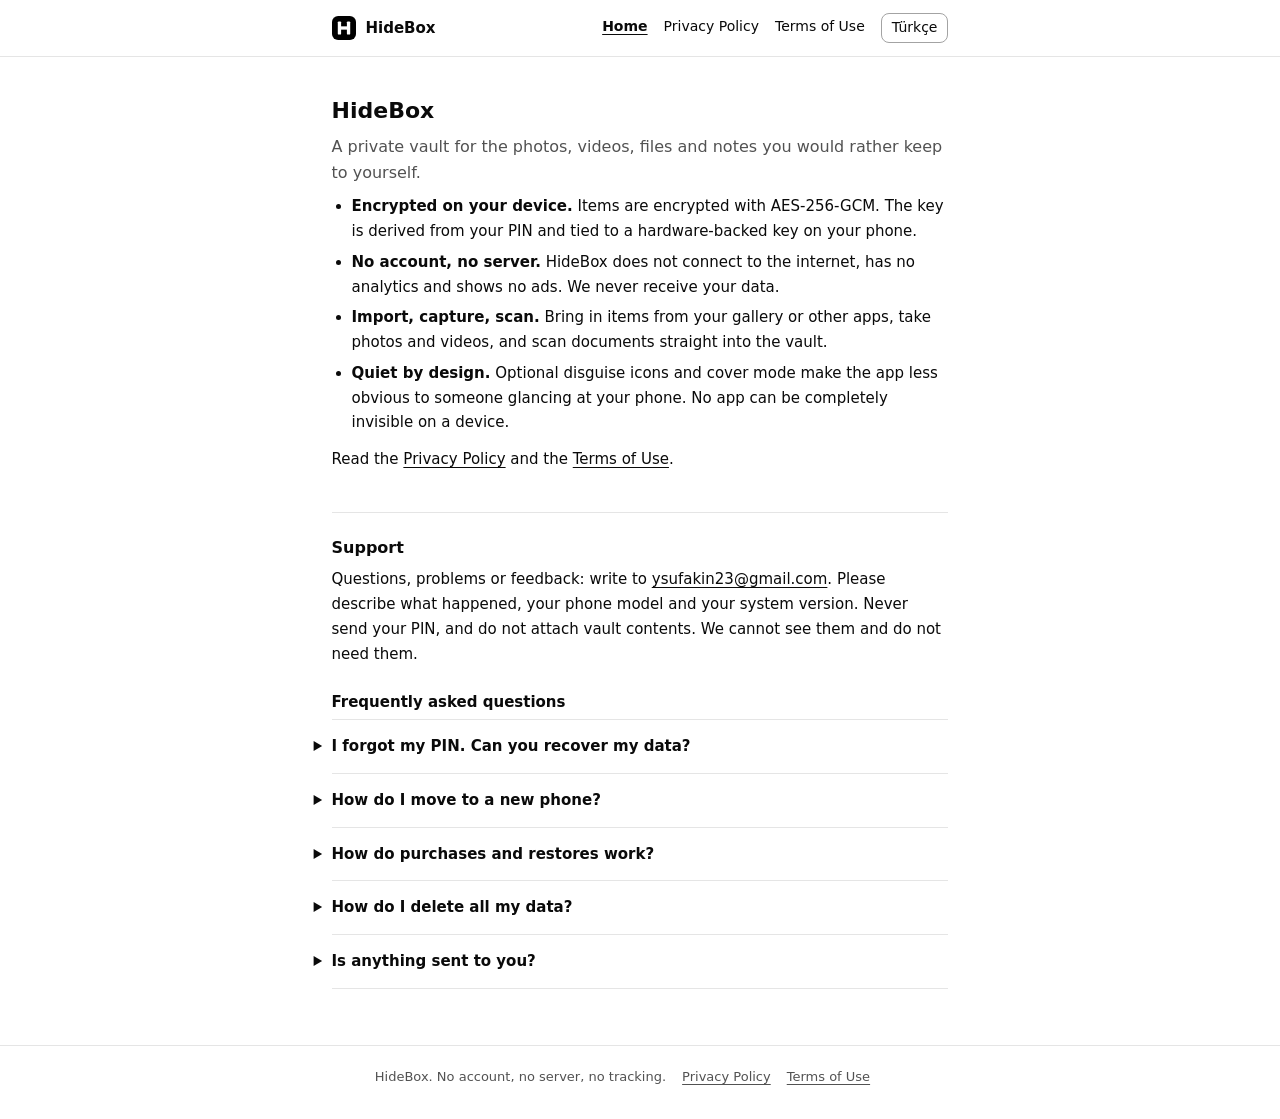
<file: index.html>
<!doctype html>
<html lang="en">
<head>
<meta charset="utf-8">
<meta name="viewport" content="width=device-width, initial-scale=1">
<title>HideBox: Support</title>
<meta name="description" content="HideBox is a private, encrypted vault for photos, videos, files and notes. Support, FAQ and contact.">
<meta name="color-scheme" content="light dark">
<link rel="icon" type="image/svg+xml" href="assets/logo-mark-black.svg">
<link rel="stylesheet" href="assets/style.css">
</head>
<body>
<header class="top"><div class="wrap">
<a class="brand" href=""><img class="logo-b" src="assets/logo-mark-black.svg" alt="" width="24" height="24"><img class="logo-w" src="assets/logo-mark-white.svg" alt="" width="24" height="24">HideBox</a>
<nav class="top" aria-label="Site"><a href="" aria-current="page">Home</a><a href="privacy/">Privacy Policy</a><a href="terms/">Terms of Use</a><a class="lang" href="tr/" hreflang="tr" lang="tr" title="Türkçe">Türkçe</a></nav>
</div></header>
<main><div class="wrap">
<h1>HideBox</h1>
<p class="lead">A private vault for the photos, videos, files and notes you would rather keep to yourself.</p>
<ul>
<li><strong>Encrypted on your device.</strong> Items are encrypted with AES-256-GCM. The key is derived from your PIN and tied to a hardware-backed key on your phone.</li>
<li><strong>No account, no server.</strong> HideBox does not connect to the internet, has no analytics and shows no ads. We never receive your data.</li>
<li><strong>Import, capture, scan.</strong> Bring in items from your gallery or other apps, take photos and videos, and scan documents straight into the vault.</li>
<li><strong>Quiet by design.</strong> Optional disguise icons and cover mode make the app less obvious to someone glancing at your phone. No app can be completely invisible on a device.</li>
</ul>
<p>Read the <a href="privacy/">Privacy Policy</a> and the <a href="terms/">Terms of Use</a>.</p>

<h2 id="support">Support</h2>
<p>Questions, problems or feedback: write to <a href="mailto:ysufakin23@gmail.com">ysufakin23@gmail.com</a>. Please describe what happened, your phone model and your system version. Never send your PIN, and do not attach vault contents. We cannot see them and do not need them.</p>
<h3>Frequently asked questions</h3>
<details><summary>I forgot my PIN. Can you recover my data?</summary>
<p>No, and nobody can. Your vault key exists only on your device and is protected by your PIN. We have no copy, no account and no server to ask. The only way forward is to reset the vault from the lock screen, which permanently erases everything in it and lets you start again.</p></details>
<details><summary>How do I move to a new phone?</summary>
<p>Vault keys are bound to the phone they were created on, so the data cannot simply be restored on another device. Before you switch, open HideBox on the old phone and export the items you want to keep, then import them into HideBox on the new phone. Do this while you still have the old phone and your PIN.</p></details>
<details><summary>How do purchases and restores work?</summary>
<p>Optional Pro features are sold as a subscription or a one-time purchase through the App Store or Google Play. The store handles payment and billing. Use the restore option in the app (on the Pro screen) to re-activate a purchase on a device signed in to the same store account. To cancel or manage a subscription, use your store account settings. For refunds, contact Apple or Google, as they process the payment.</p></details>
<details><summary>How do I delete all my data?</summary>
<p>Use Reset vault in the app: it permanently deletes everything in the vault on that device. Removing the app also removes its data. Because nothing is stored anywhere else, there is no other copy to delete. Deleted data cannot be recovered.</p></details>
<details><summary>Is anything sent to you?</summary>
<p>No. The app does not use the network and we do not collect any data. See the <a href="privacy/">Privacy Policy</a> for details.</p></details>

</div></main>
<footer><div class="wrap"><span>HideBox. No account, no server, no tracking.</span><a href="privacy/">Privacy Policy</a> <a href="terms/">Terms of Use</a></div></footer>
</body>
</html>
</file>
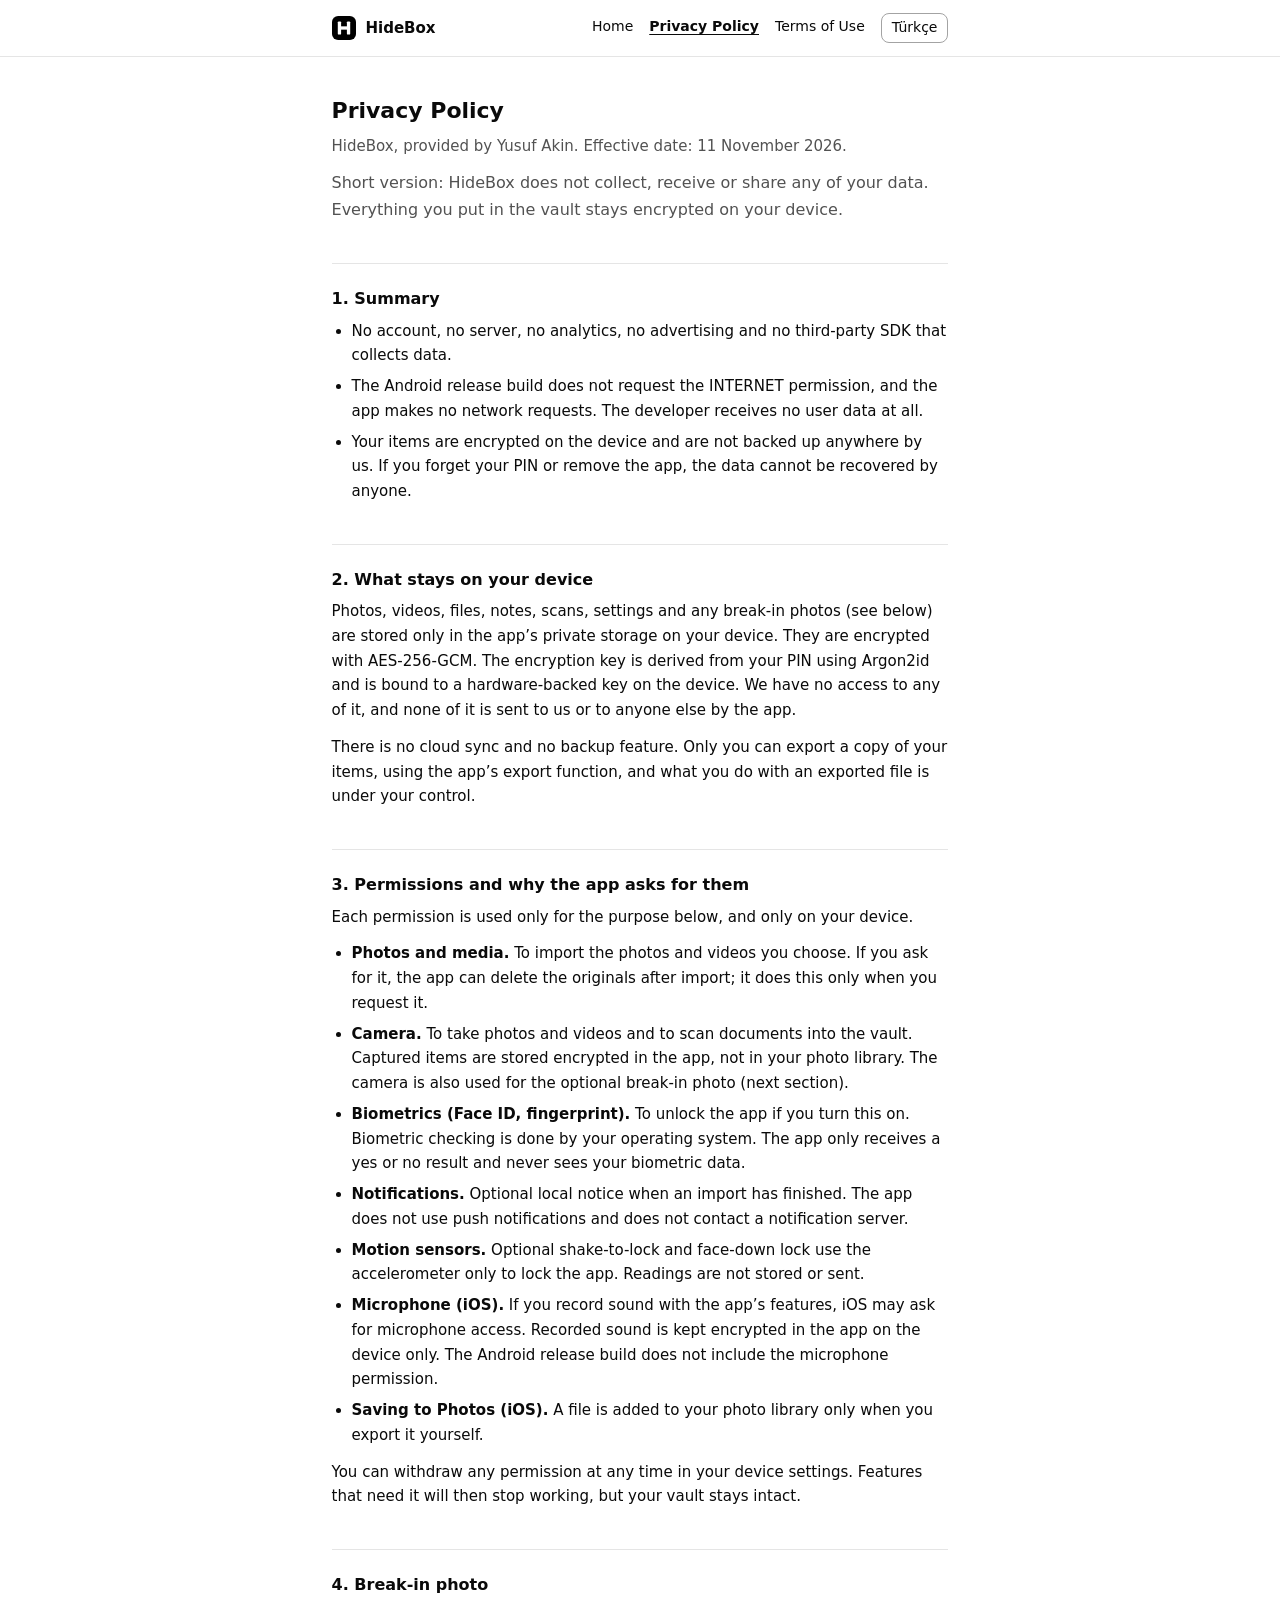
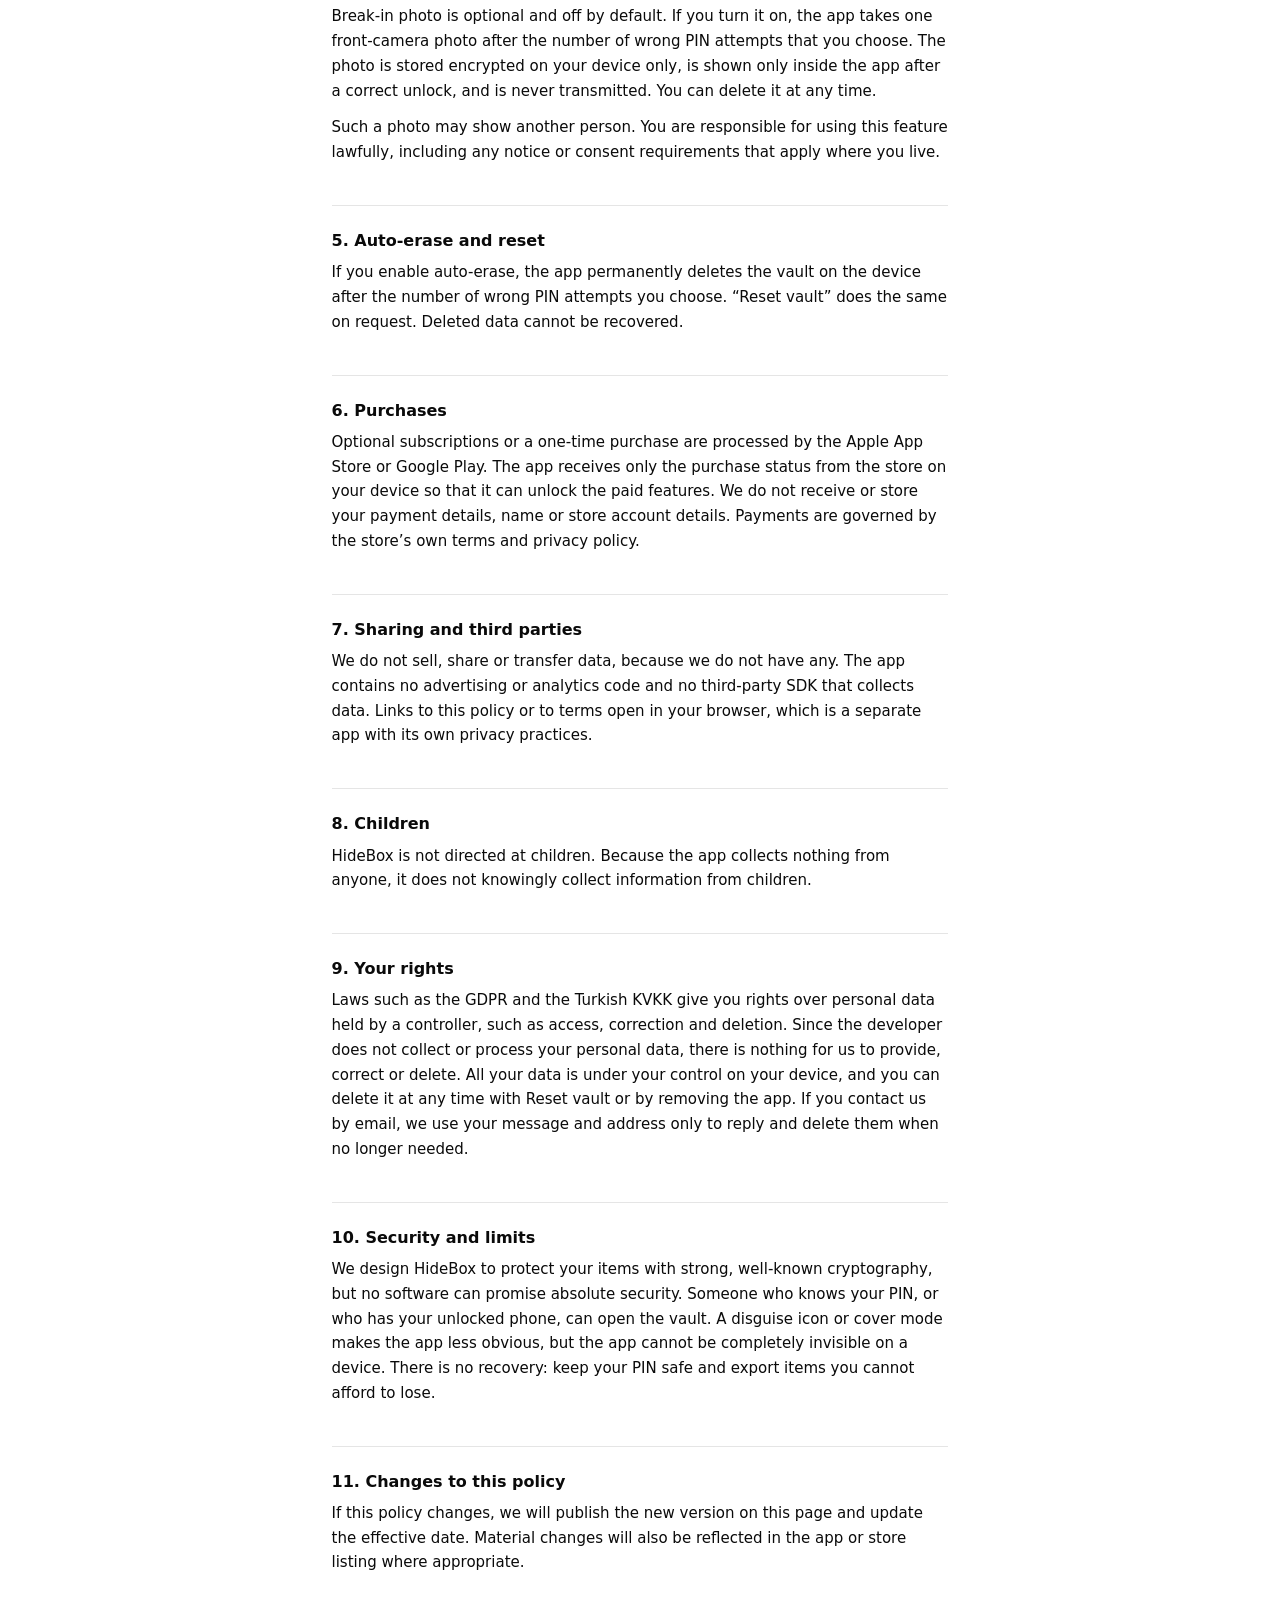
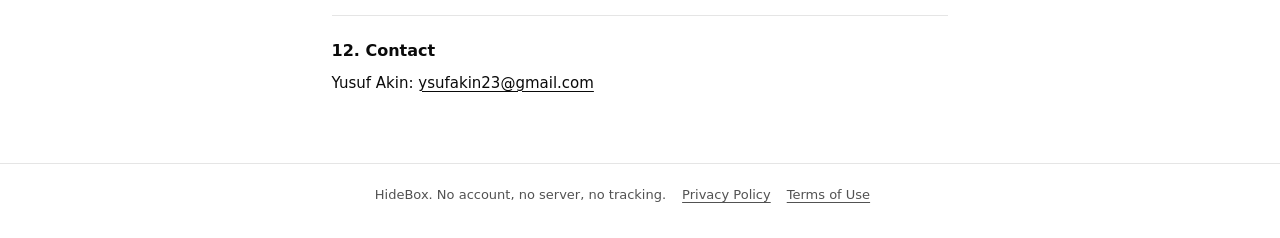
<file: privacy/index.html>
<!doctype html>
<html lang="en">
<head>
<meta charset="utf-8">
<meta name="viewport" content="width=device-width, initial-scale=1">
<title>HideBox Privacy Policy</title>
<meta name="description" content="HideBox collects no data: no account, no server, no analytics. Everything stays encrypted on your device.">
<meta name="color-scheme" content="light dark">
<link rel="icon" type="image/svg+xml" href="../assets/logo-mark-black.svg">
<link rel="stylesheet" href="../assets/style.css">
</head>
<body>
<header class="top"><div class="wrap">
<a class="brand" href="../"><img class="logo-b" src="../assets/logo-mark-black.svg" alt="" width="24" height="24"><img class="logo-w" src="../assets/logo-mark-white.svg" alt="" width="24" height="24">HideBox</a>
<nav class="top" aria-label="Site"><a href="../">Home</a><a href="../privacy/" aria-current="page">Privacy Policy</a><a href="../terms/">Terms of Use</a><a class="lang" href="../privacy/tr/" hreflang="tr" lang="tr" title="Türkçe">Türkçe</a></nav>
</div></header>
<main><div class="wrap">
<h1>Privacy Policy</h1>
<p class="meta">HideBox, provided by Yusuf Akin. Effective date: 11 November 2026.</p>
<p class="lead">Short version: HideBox does not collect, receive or share any of your data. Everything you put in the vault stays encrypted on your device.</p>

<h2 id="summary">1. Summary</h2>
<ul>
<li>No account, no server, no analytics, no advertising and no third-party SDK that collects data.</li>
<li>The Android release build does not request the INTERNET permission, and the app makes no network requests. The developer receives no user data at all.</li>
<li>Your items are encrypted on the device and are not backed up anywhere by us. If you forget your PIN or remove the app, the data cannot be recovered by anyone.</li>
</ul>

<h2 id="data">2. What stays on your device</h2>
<p>Photos, videos, files, notes, scans, settings and any break-in photos (see below) are stored only in the app&rsquo;s private storage on your device. They are encrypted with AES-256-GCM. The encryption key is derived from your PIN using Argon2id and is bound to a hardware-backed key on the device. We have no access to any of it, and none of it is sent to us or to anyone else by the app.</p>
<p>There is no cloud sync and no backup feature. Only you can export a copy of your items, using the app&rsquo;s export function, and what you do with an exported file is under your control.</p>

<h2 id="permissions">3. Permissions and why the app asks for them</h2>
<p>Each permission is used only for the purpose below, and only on your device.</p>
<ul>
<li><strong>Photos and media.</strong> To import the photos and videos you choose. If you ask for it, the app can delete the originals after import; it does this only when you request it.</li>
<li><strong>Camera.</strong> To take photos and videos and to scan documents into the vault. Captured items are stored encrypted in the app, not in your photo library. The camera is also used for the optional break-in photo (next section).</li>
<li><strong>Biometrics (Face ID, fingerprint).</strong> To unlock the app if you turn this on. Biometric checking is done by your operating system. The app only receives a yes or no result and never sees your biometric data.</li>
<li><strong>Notifications.</strong> Optional local notice when an import has finished. The app does not use push notifications and does not contact a notification server.</li>
<li><strong>Motion sensors.</strong> Optional shake-to-lock and face-down lock use the accelerometer only to lock the app. Readings are not stored or sent.</li>
<li><strong>Microphone (iOS).</strong> If you record sound with the app&rsquo;s features, iOS may ask for microphone access. Recorded sound is kept encrypted in the app on the device only. The Android release build does not include the microphone permission.</li>
<li><strong>Saving to Photos (iOS).</strong> A file is added to your photo library only when you export it yourself.</li>
</ul>
<p>You can withdraw any permission at any time in your device settings. Features that need it will then stop working, but your vault stays intact.</p>

<h2 id="breakin">4. Break-in photo</h2>
<p>Break-in photo is optional and off by default. If you turn it on, the app takes one front-camera photo after the number of wrong PIN attempts that you choose. The photo is stored encrypted on your device only, is shown only inside the app after a correct unlock, and is never transmitted. You can delete it at any time.</p>
<p>Such a photo may show another person. You are responsible for using this feature lawfully, including any notice or consent requirements that apply where you live.</p>

<h2 id="erase">5. Auto-erase and reset</h2>
<p>If you enable auto-erase, the app permanently deletes the vault on the device after the number of wrong PIN attempts you choose. &ldquo;Reset vault&rdquo; does the same on request. Deleted data cannot be recovered.</p>

<h2 id="purchases">6. Purchases</h2>
<p>Optional subscriptions or a one-time purchase are processed by the Apple App Store or Google Play. The app receives only the purchase status from the store on your device so that it can unlock the paid features. We do not receive or store your payment details, name or store account details. Payments are governed by the store&rsquo;s own terms and privacy policy.</p>

<h2 id="sharing">7. Sharing and third parties</h2>
<p>We do not sell, share or transfer data, because we do not have any. The app contains no advertising or analytics code and no third-party SDK that collects data. Links to this policy or to terms open in your browser, which is a separate app with its own privacy practices.</p>

<h2 id="children">8. Children</h2>
<p>HideBox is not directed at children. Because the app collects nothing from anyone, it does not knowingly collect information from children.</p>

<h2 id="rights">9. Your rights</h2>
<p>Laws such as the GDPR and the Turkish KVKK give you rights over personal data held by a controller, such as access, correction and deletion. Since the developer does not collect or process your personal data, there is nothing for us to provide, correct or delete. All your data is under your control on your device, and you can delete it at any time with Reset vault or by removing the app. If you contact us by email, we use your message and address only to reply and delete them when no longer needed.</p>

<h2 id="security">10. Security and limits</h2>
<p>We design HideBox to protect your items with strong, well-known cryptography, but no software can promise absolute security. Someone who knows your PIN, or who has your unlocked phone, can open the vault. A disguise icon or cover mode makes the app less obvious, but the app cannot be completely invisible on a device. There is no recovery: keep your PIN safe and export items you cannot afford to lose.</p>

<h2 id="changes">11. Changes to this policy</h2>
<p>If this policy changes, we will publish the new version on this page and update the effective date. Material changes will also be reflected in the app or store listing where appropriate.</p>

<h2 id="contact">12. Contact</h2>
<p>Yusuf Akin: <a href="mailto:ysufakin23@gmail.com">ysufakin23@gmail.com</a></p>

</div></main>
<footer><div class="wrap"><span>HideBox. No account, no server, no tracking.</span><a href="../privacy/">Privacy Policy</a> <a href="../terms/">Terms of Use</a></div></footer>
</body>
</html>
</file>
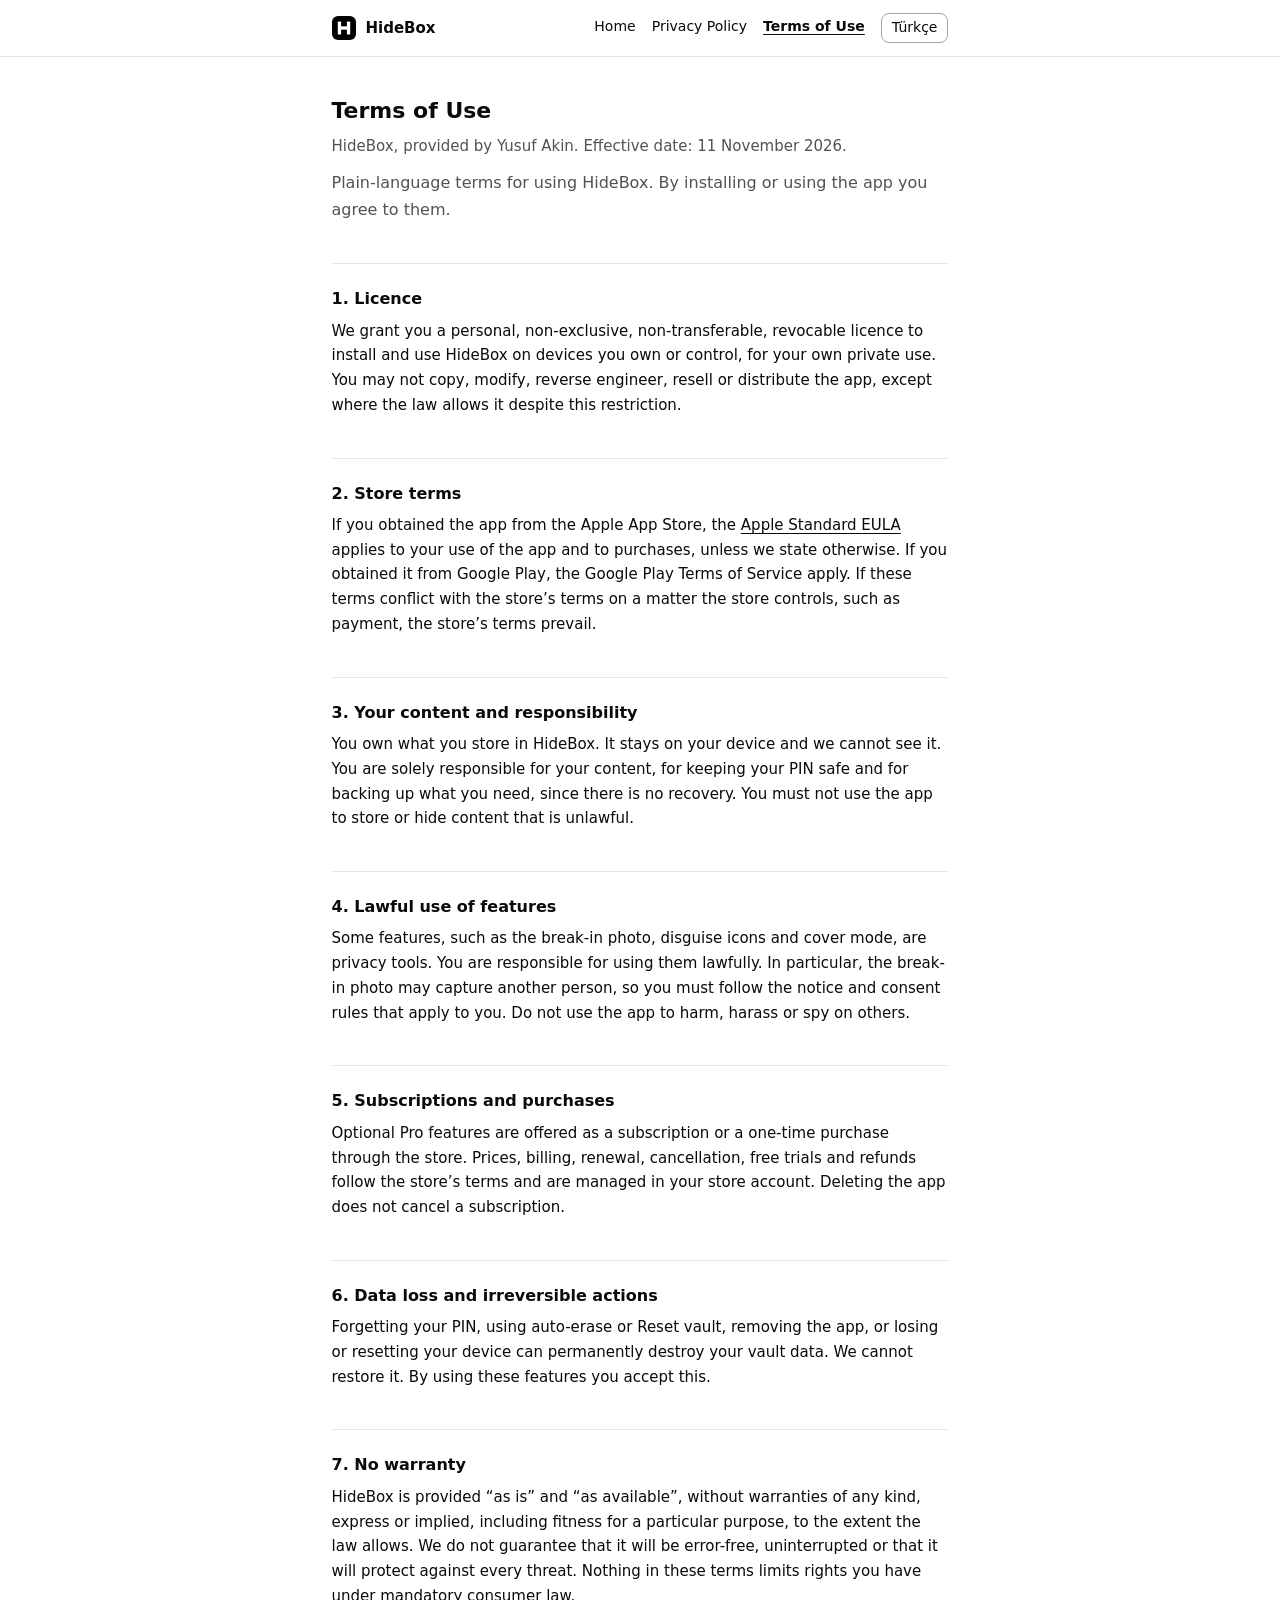
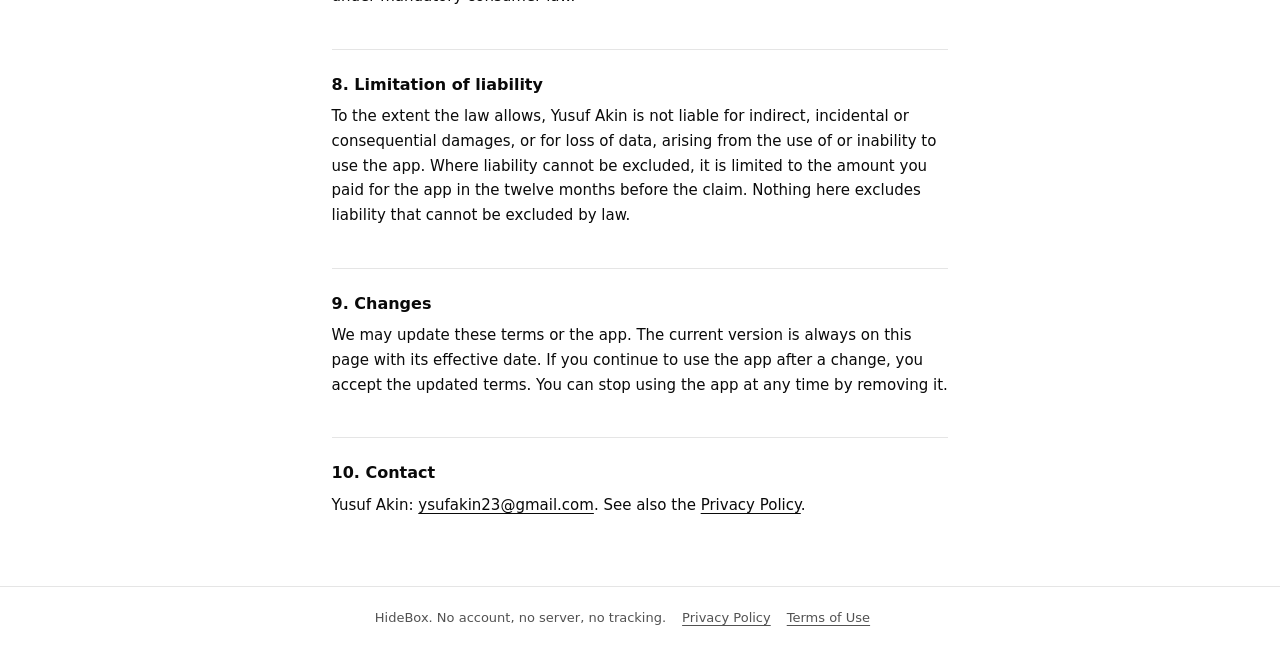
<file: terms/index.html>
<!doctype html>
<html lang="en">
<head>
<meta charset="utf-8">
<meta name="viewport" content="width=device-width, initial-scale=1">
<title>HideBox Terms of Use</title>
<meta name="description" content="Terms of use for HideBox: licence, your responsibilities, purchases, warranty and liability.">
<meta name="color-scheme" content="light dark">
<link rel="icon" type="image/svg+xml" href="../assets/logo-mark-black.svg">
<link rel="stylesheet" href="../assets/style.css">
</head>
<body>
<header class="top"><div class="wrap">
<a class="brand" href="../"><img class="logo-b" src="../assets/logo-mark-black.svg" alt="" width="24" height="24"><img class="logo-w" src="../assets/logo-mark-white.svg" alt="" width="24" height="24">HideBox</a>
<nav class="top" aria-label="Site"><a href="../">Home</a><a href="../privacy/">Privacy Policy</a><a href="../terms/" aria-current="page">Terms of Use</a><a class="lang" href="../terms/tr/" hreflang="tr" lang="tr" title="Türkçe">Türkçe</a></nav>
</div></header>
<main><div class="wrap">
<h1>Terms of Use</h1>
<p class="meta">HideBox, provided by Yusuf Akin. Effective date: 11 November 2026.</p>
<p class="lead">Plain-language terms for using HideBox. By installing or using the app you agree to them.</p>

<h2 id="licence">1. Licence</h2>
<p>We grant you a personal, non-exclusive, non-transferable, revocable licence to install and use HideBox on devices you own or control, for your own private use. You may not copy, modify, reverse engineer, resell or distribute the app, except where the law allows it despite this restriction.</p>

<h2 id="stores">2. Store terms</h2>
<p>If you obtained the app from the Apple App Store, the <a href="https://www.apple.com/legal/internet-services/itunes/dev/stdeula/" rel="noopener">Apple Standard EULA</a> applies to your use of the app and to purchases, unless we state otherwise. If you obtained it from Google Play, the Google Play Terms of Service apply. If these terms conflict with the store&rsquo;s terms on a matter the store controls, such as payment, the store&rsquo;s terms prevail.</p>

<h2 id="content">3. Your content and responsibility</h2>
<p>You own what you store in HideBox. It stays on your device and we cannot see it. You are solely responsible for your content, for keeping your PIN safe and for backing up what you need, since there is no recovery. You must not use the app to store or hide content that is unlawful.</p>

<h2 id="lawful">4. Lawful use of features</h2>
<p>Some features, such as the break-in photo, disguise icons and cover mode, are privacy tools. You are responsible for using them lawfully. In particular, the break-in photo may capture another person, so you must follow the notice and consent rules that apply to you. Do not use the app to harm, harass or spy on others.</p>

<h2 id="purchases">5. Subscriptions and purchases</h2>
<p>Optional Pro features are offered as a subscription or a one-time purchase through the store. Prices, billing, renewal, cancellation, free trials and refunds follow the store&rsquo;s terms and are managed in your store account. Deleting the app does not cancel a subscription.</p>

<h2 id="data-loss">6. Data loss and irreversible actions</h2>
<p>Forgetting your PIN, using auto-erase or Reset vault, removing the app, or losing or resetting your device can permanently destroy your vault data. We cannot restore it. By using these features you accept this.</p>

<h2 id="warranty">7. No warranty</h2>
<p>HideBox is provided &ldquo;as is&rdquo; and &ldquo;as available&rdquo;, without warranties of any kind, express or implied, including fitness for a particular purpose, to the extent the law allows. We do not guarantee that it will be error-free, uninterrupted or that it will protect against every threat. Nothing in these terms limits rights you have under mandatory consumer law.</p>

<h2 id="liability">8. Limitation of liability</h2>
<p>To the extent the law allows, Yusuf Akin is not liable for indirect, incidental or consequential damages, or for loss of data, arising from the use of or inability to use the app. Where liability cannot be excluded, it is limited to the amount you paid for the app in the twelve months before the claim. Nothing here excludes liability that cannot be excluded by law.</p>

<h2 id="changes">9. Changes</h2>
<p>We may update these terms or the app. The current version is always on this page with its effective date. If you continue to use the app after a change, you accept the updated terms. You can stop using the app at any time by removing it.</p>

<h2 id="contact">10. Contact</h2>
<p>Yusuf Akin: <a href="mailto:ysufakin23@gmail.com">ysufakin23@gmail.com</a>. See also the <a href="../privacy/">Privacy Policy</a>.</p>

</div></main>
<footer><div class="wrap"><span>HideBox. No account, no server, no tracking.</span><a href="../privacy/">Privacy Policy</a> <a href="../terms/">Terms of Use</a></div></footer>
</body>
</html>
</file>
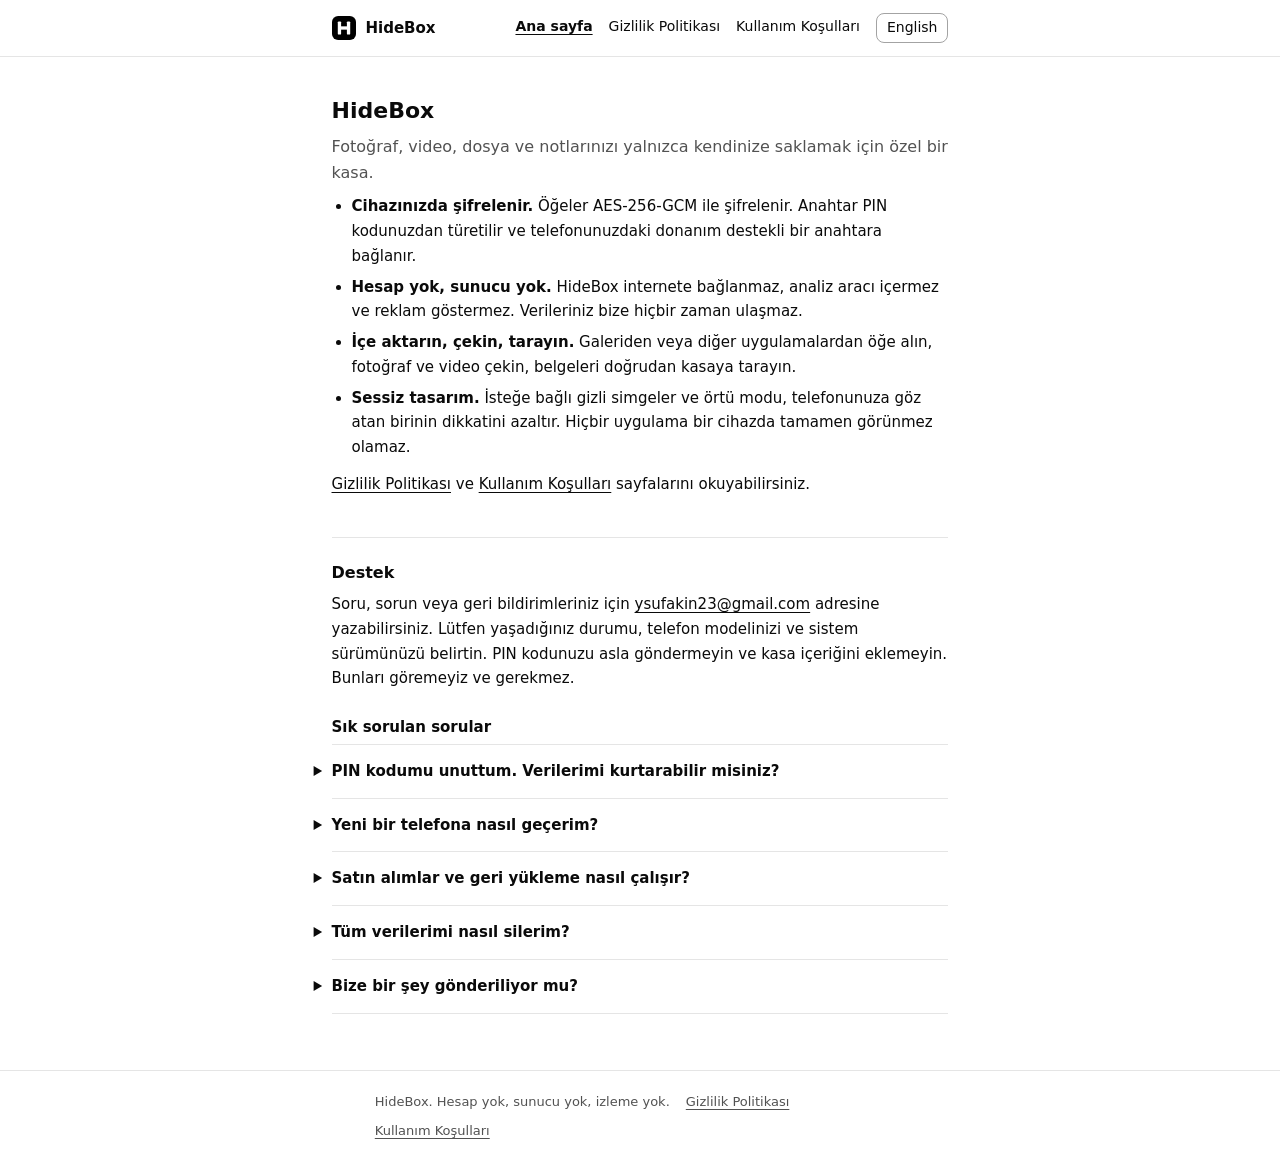
<file: tr/index.html>
<!doctype html>
<html lang="tr">
<head>
<meta charset="utf-8">
<meta name="viewport" content="width=device-width, initial-scale=1">
<title>HideBox: Destek</title>
<meta name="description" content="HideBox; fotoğraf, video, dosya ve notlar için özel, şifreli bir kasadır. Destek, sık sorulan sorular ve iletişim.">
<meta name="color-scheme" content="light dark">
<link rel="icon" type="image/svg+xml" href="../assets/logo-mark-black.svg">
<link rel="stylesheet" href="../assets/style.css">
</head>
<body>
<header class="top"><div class="wrap">
<a class="brand" href="../tr/"><img class="logo-b" src="../assets/logo-mark-black.svg" alt="" width="24" height="24"><img class="logo-w" src="../assets/logo-mark-white.svg" alt="" width="24" height="24">HideBox</a>
<nav class="top" aria-label="Site"><a href="../tr/" aria-current="page">Ana sayfa</a><a href="../privacy/tr/">Gizlilik Politikası</a><a href="../terms/tr/">Kullanım Koşulları</a><a class="lang" href="../" hreflang="en" lang="en" title="English">English</a></nav>
</div></header>
<main><div class="wrap">
<h1>HideBox</h1>
<p class="lead">Fotoğraf, video, dosya ve notlarınızı yalnızca kendinize saklamak için özel bir kasa.</p>
<ul>
<li><strong>Cihazınızda şifrelenir.</strong> Öğeler AES-256-GCM ile şifrelenir. Anahtar PIN kodunuzdan türetilir ve telefonunuzdaki donanım destekli bir anahtara bağlanır.</li>
<li><strong>Hesap yok, sunucu yok.</strong> HideBox internete bağlanmaz, analiz aracı içermez ve reklam göstermez. Verileriniz bize hiçbir zaman ulaşmaz.</li>
<li><strong>İçe aktarın, çekin, tarayın.</strong> Galeriden veya diğer uygulamalardan öğe alın, fotoğraf ve video çekin, belgeleri doğrudan kasaya tarayın.</li>
<li><strong>Sessiz tasarım.</strong> İsteğe bağlı gizli simgeler ve örtü modu, telefonunuza göz atan birinin dikkatini azaltır. Hiçbir uygulama bir cihazda tamamen görünmez olamaz.</li>
</ul>
<p><a href="../privacy/tr/">Gizlilik Politikası</a> ve <a href="../terms/tr/">Kullanım Koşulları</a> sayfalarını okuyabilirsiniz.</p>

<h2 id="support">Destek</h2>
<p>Soru, sorun veya geri bildirimleriniz için <a href="mailto:ysufakin23@gmail.com">ysufakin23@gmail.com</a> adresine yazabilirsiniz. Lütfen yaşadığınız durumu, telefon modelinizi ve sistem sürümünüzü belirtin. PIN kodunuzu asla göndermeyin ve kasa içeriğini eklemeyin. Bunları göremeyiz ve gerekmez.</p>
<h3>Sık sorulan sorular</h3>
<details><summary>PIN kodumu unuttum. Verilerimi kurtarabilir misiniz?</summary>
<p>Hayır, kimse kurtaramaz. Kasa anahtarınız yalnızca cihazınızda bulunur ve PIN kodunuzla korunur. Bizde bir kopya, hesap ya da başvurabileceğimiz bir sunucu yoktur. Tek çözüm, kilit ekranından kasayı sıfırlamaktır; bu işlem kasadaki her şeyi kalıcı olarak siler ve yeniden başlamanızı sağlar.</p></details>
<details><summary>Yeni bir telefona nasıl geçerim?</summary>
<p>Kasa anahtarları oluşturuldukları telefona bağlıdır; bu nedenle veriler başka bir cihaza doğrudan geri yüklenemez. Telefon değiştirmeden önce eski telefonda HideBox'ı açıp saklamak istediğiniz öğeleri dışa aktarın, ardından yeni telefondaki HideBox'a içe aktarın. Bunu eski telefonunuz ve PIN kodunuz elinizdeyken yapın.</p></details>
<details><summary>Satın alımlar ve geri yükleme nasıl çalışır?</summary>
<p>İsteğe bağlı Pro özellikleri, App Store veya Google Play üzerinden abonelik ya da tek seferlik satın alma olarak sunulur. Ödeme ve faturalandırmayı mağaza yürütür. Aynı mağaza hesabıyla oturum açılmış bir cihazda satın alımı yeniden etkinleştirmek için uygulamadaki geri yükleme seçeneğini (Pro ekranında) kullanın. Aboneliği iptal etmek veya yönetmek için mağaza hesap ayarlarınızı kullanın. İade talepleri için ödemeyi işleyen Apple veya Google ile iletişime geçin.</p></details>
<details><summary>Tüm verilerimi nasıl silerim?</summary>
<p>Uygulamadaki Kasayı sıfırla seçeneği, o cihazdaki kasanın tamamını kalıcı olarak siler. Uygulamayı kaldırmak da verilerini kaldırır. Başka hiçbir yerde veri saklanmadığı için silinecek başka bir kopya yoktur. Silinen veriler geri getirilemez.</p></details>
<details><summary>Bize bir şey gönderiliyor mu?</summary>
<p>Hayır. Uygulama ağı kullanmaz ve hiçbir veri toplamayız. Ayrıntılar için <a href="../privacy/tr/">Gizlilik Politikası</a>'na bakın.</p></details>

</div></main>
<footer><div class="wrap"><span>HideBox. Hesap yok, sunucu yok, izleme yok.</span><a href="../privacy/tr/">Gizlilik Politikası</a> <a href="../terms/tr/">Kullanım Koşulları</a></div></footer>
</body>
</html>
</file>
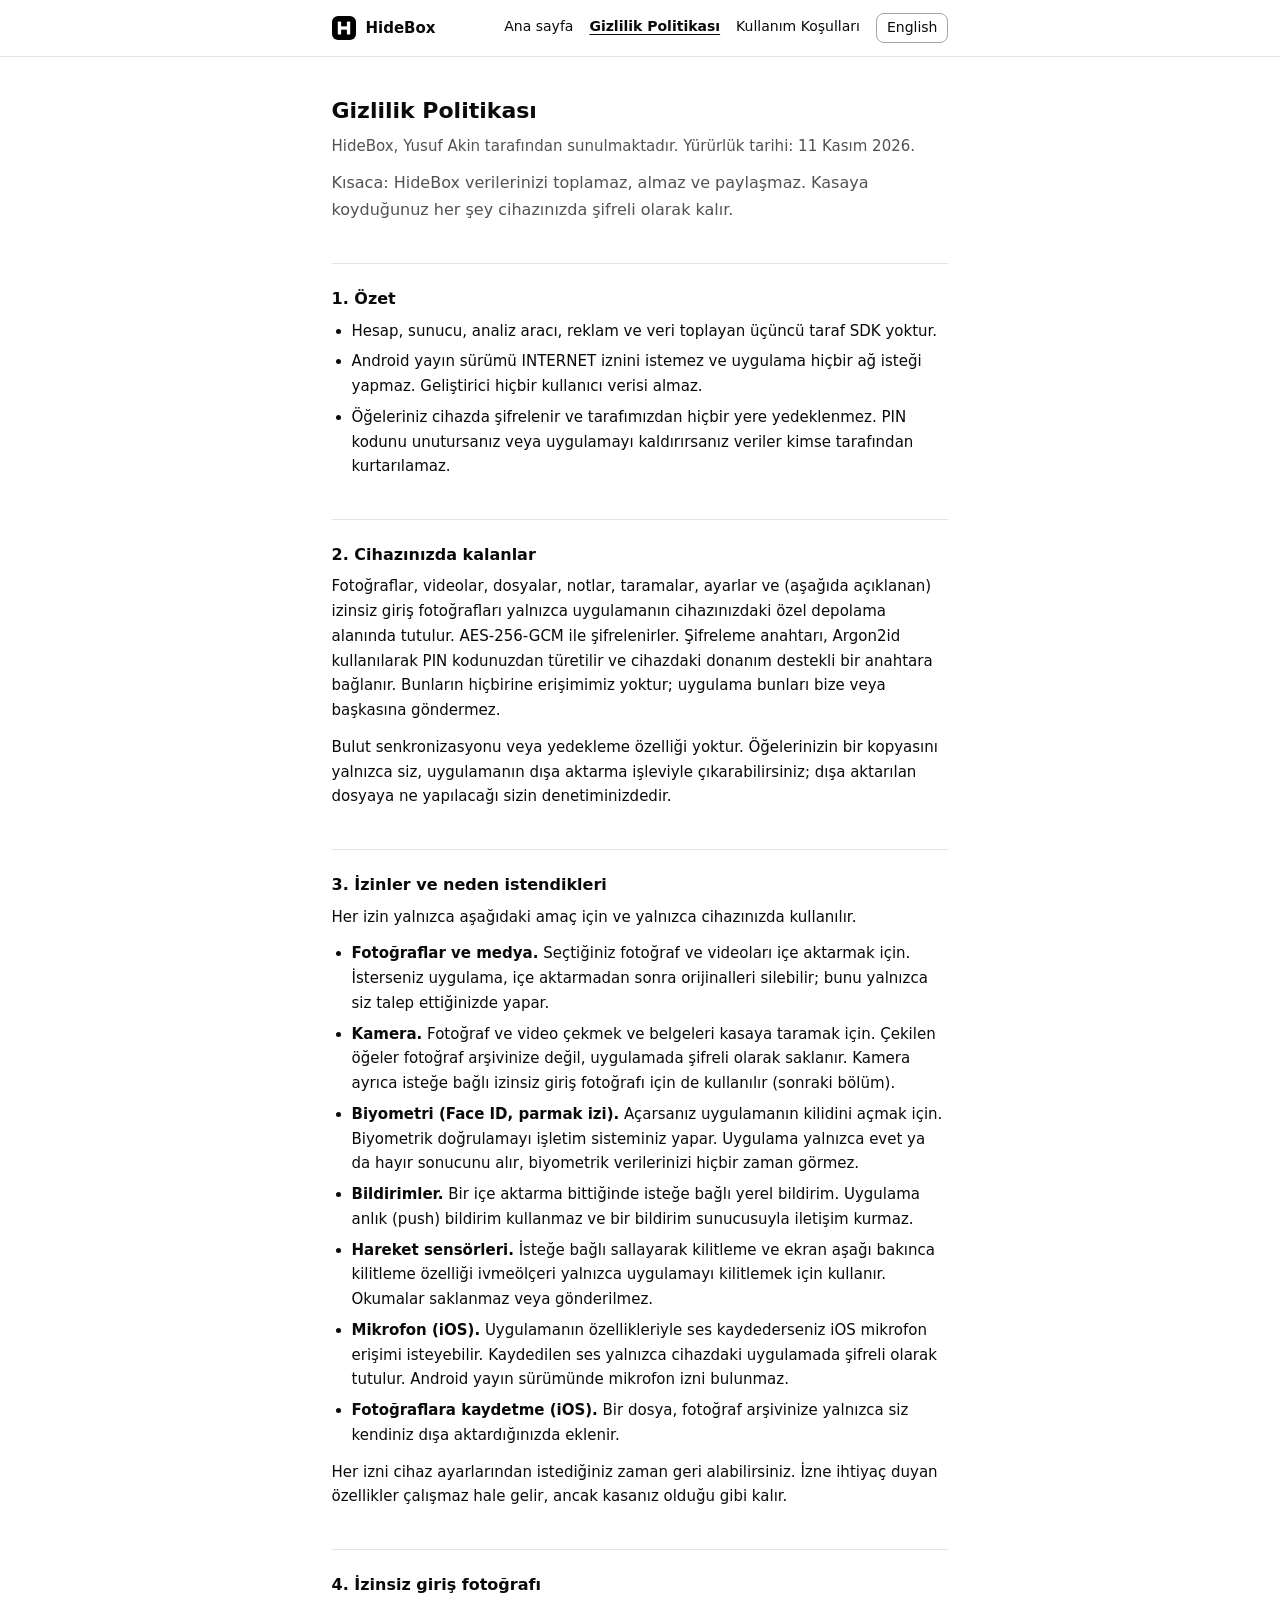
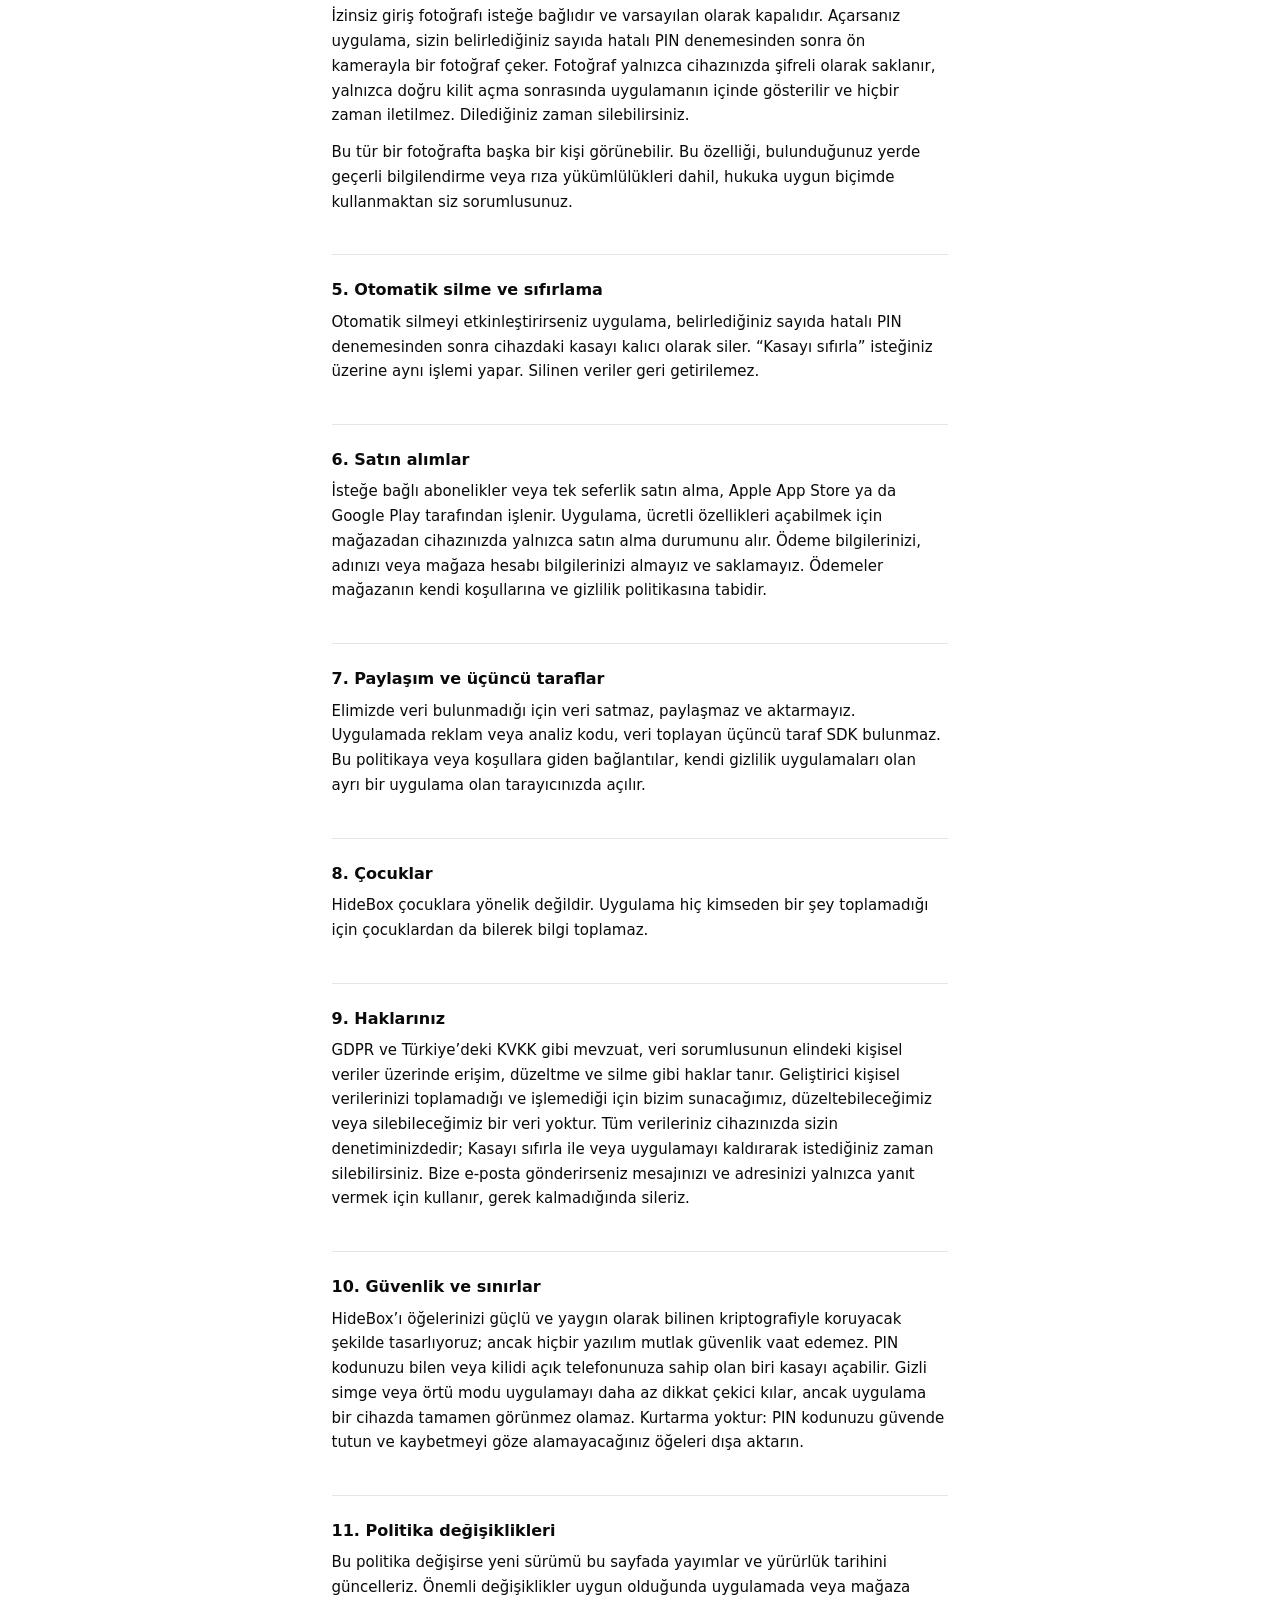
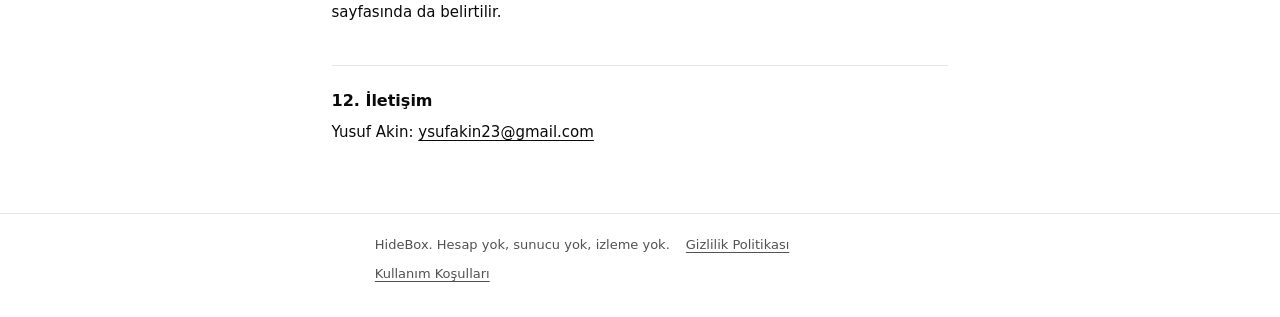
<file: privacy/tr/index.html>
<!doctype html>
<html lang="tr">
<head>
<meta charset="utf-8">
<meta name="viewport" content="width=device-width, initial-scale=1">
<title>HideBox Gizlilik Politikası</title>
<meta name="description" content="HideBox veri toplamaz: hesap, sunucu ve analiz yoktur. Her şey cihazınızda şifreli olarak kalır.">
<meta name="color-scheme" content="light dark">
<link rel="icon" type="image/svg+xml" href="../../assets/logo-mark-black.svg">
<link rel="stylesheet" href="../../assets/style.css">
</head>
<body>
<header class="top"><div class="wrap">
<a class="brand" href="../../tr/"><img class="logo-b" src="../../assets/logo-mark-black.svg" alt="" width="24" height="24"><img class="logo-w" src="../../assets/logo-mark-white.svg" alt="" width="24" height="24">HideBox</a>
<nav class="top" aria-label="Site"><a href="../../tr/">Ana sayfa</a><a href="../../privacy/tr/" aria-current="page">Gizlilik Politikası</a><a href="../../terms/tr/">Kullanım Koşulları</a><a class="lang" href="../../privacy/" hreflang="en" lang="en" title="English">English</a></nav>
</div></header>
<main><div class="wrap">
<h1>Gizlilik Politikası</h1>
<p class="meta">HideBox, Yusuf Akin tarafından sunulmaktadır. Yürürlük tarihi: 11 Kasım 2026.</p>
<p class="lead">Kısaca: HideBox verilerinizi toplamaz, almaz ve paylaşmaz. Kasaya koyduğunuz her şey cihazınızda şifreli olarak kalır.</p>

<h2 id="summary">1. Özet</h2>
<ul>
<li>Hesap, sunucu, analiz aracı, reklam ve veri toplayan üçüncü taraf SDK yoktur.</li>
<li>Android yayın sürümü INTERNET iznini istemez ve uygulama hiçbir ağ isteği yapmaz. Geliştirici hiçbir kullanıcı verisi almaz.</li>
<li>Öğeleriniz cihazda şifrelenir ve tarafımızdan hiçbir yere yedeklenmez. PIN kodunu unutursanız veya uygulamayı kaldırırsanız veriler kimse tarafından kurtarılamaz.</li>
</ul>

<h2 id="data">2. Cihazınızda kalanlar</h2>
<p>Fotoğraflar, videolar, dosyalar, notlar, taramalar, ayarlar ve (aşağıda açıklanan) izinsiz giriş fotoğrafları yalnızca uygulamanın cihazınızdaki özel depolama alanında tutulur. AES-256-GCM ile şifrelenirler. Şifreleme anahtarı, Argon2id kullanılarak PIN kodunuzdan türetilir ve cihazdaki donanım destekli bir anahtara bağlanır. Bunların hiçbirine erişimimiz yoktur; uygulama bunları bize veya başkasına göndermez.</p>
<p>Bulut senkronizasyonu veya yedekleme özelliği yoktur. Öğelerinizin bir kopyasını yalnızca siz, uygulamanın dışa aktarma işleviyle çıkarabilirsiniz; dışa aktarılan dosyaya ne yapılacağı sizin denetiminizdedir.</p>

<h2 id="permissions">3. İzinler ve neden istendikleri</h2>
<p>Her izin yalnızca aşağıdaki amaç için ve yalnızca cihazınızda kullanılır.</p>
<ul>
<li><strong>Fotoğraflar ve medya.</strong> Seçtiğiniz fotoğraf ve videoları içe aktarmak için. İsterseniz uygulama, içe aktarmadan sonra orijinalleri silebilir; bunu yalnızca siz talep ettiğinizde yapar.</li>
<li><strong>Kamera.</strong> Fotoğraf ve video çekmek ve belgeleri kasaya taramak için. Çekilen öğeler fotoğraf arşivinize değil, uygulamada şifreli olarak saklanır. Kamera ayrıca isteğe bağlı izinsiz giriş fotoğrafı için de kullanılır (sonraki bölüm).</li>
<li><strong>Biyometri (Face ID, parmak izi).</strong> Açarsanız uygulamanın kilidini açmak için. Biyometrik doğrulamayı işletim sisteminiz yapar. Uygulama yalnızca evet ya da hayır sonucunu alır, biyometrik verilerinizi hiçbir zaman görmez.</li>
<li><strong>Bildirimler.</strong> Bir içe aktarma bittiğinde isteğe bağlı yerel bildirim. Uygulama anlık (push) bildirim kullanmaz ve bir bildirim sunucusuyla iletişim kurmaz.</li>
<li><strong>Hareket sensörleri.</strong> İsteğe bağlı sallayarak kilitleme ve ekran aşağı bakınca kilitleme özelliği ivmeölçeri yalnızca uygulamayı kilitlemek için kullanır. Okumalar saklanmaz veya gönderilmez.</li>
<li><strong>Mikrofon (iOS).</strong> Uygulamanın özellikleriyle ses kaydederseniz iOS mikrofon erişimi isteyebilir. Kaydedilen ses yalnızca cihazdaki uygulamada şifreli olarak tutulur. Android yayın sürümünde mikrofon izni bulunmaz.</li>
<li><strong>Fotoğraflara kaydetme (iOS).</strong> Bir dosya, fotoğraf arşivinize yalnızca siz kendiniz dışa aktardığınızda eklenir.</li>
</ul>
<p>Her izni cihaz ayarlarından istediğiniz zaman geri alabilirsiniz. İzne ihtiyaç duyan özellikler çalışmaz hale gelir, ancak kasanız olduğu gibi kalır.</p>

<h2 id="breakin">4. İzinsiz giriş fotoğrafı</h2>
<p>İzinsiz giriş fotoğrafı isteğe bağlıdır ve varsayılan olarak kapalıdır. Açarsanız uygulama, sizin belirlediğiniz sayıda hatalı PIN denemesinden sonra ön kamerayla bir fotoğraf çeker. Fotoğraf yalnızca cihazınızda şifreli olarak saklanır, yalnızca doğru kilit açma sonrasında uygulamanın içinde gösterilir ve hiçbir zaman iletilmez. Dilediğiniz zaman silebilirsiniz.</p>
<p>Bu tür bir fotoğrafta başka bir kişi görünebilir. Bu özelliği, bulunduğunuz yerde geçerli bilgilendirme veya rıza yükümlülükleri dahil, hukuka uygun biçimde kullanmaktan siz sorumlusunuz.</p>

<h2 id="erase">5. Otomatik silme ve sıfırlama</h2>
<p>Otomatik silmeyi etkinleştirirseniz uygulama, belirlediğiniz sayıda hatalı PIN denemesinden sonra cihazdaki kasayı kalıcı olarak siler. &ldquo;Kasayı sıfırla&rdquo; isteğiniz üzerine aynı işlemi yapar. Silinen veriler geri getirilemez.</p>

<h2 id="purchases">6. Satın alımlar</h2>
<p>İsteğe bağlı abonelikler veya tek seferlik satın alma, Apple App Store ya da Google Play tarafından işlenir. Uygulama, ücretli özellikleri açabilmek için mağazadan cihazınızda yalnızca satın alma durumunu alır. Ödeme bilgilerinizi, adınızı veya mağaza hesabı bilgilerinizi almayız ve saklamayız. Ödemeler mağazanın kendi koşullarına ve gizlilik politikasına tabidir.</p>

<h2 id="sharing">7. Paylaşım ve üçüncü taraflar</h2>
<p>Elimizde veri bulunmadığı için veri satmaz, paylaşmaz ve aktarmayız. Uygulamada reklam veya analiz kodu, veri toplayan üçüncü taraf SDK bulunmaz. Bu politikaya veya koşullara giden bağlantılar, kendi gizlilik uygulamaları olan ayrı bir uygulama olan tarayıcınızda açılır.</p>

<h2 id="children">8. Çocuklar</h2>
<p>HideBox çocuklara yönelik değildir. Uygulama hiç kimseden bir şey toplamadığı için çocuklardan da bilerek bilgi toplamaz.</p>

<h2 id="rights">9. Haklarınız</h2>
<p>GDPR ve Türkiye&rsquo;deki KVKK gibi mevzuat, veri sorumlusunun elindeki kişisel veriler üzerinde erişim, düzeltme ve silme gibi haklar tanır. Geliştirici kişisel verilerinizi toplamadığı ve işlemediği için bizim sunacağımız, düzeltebileceğimiz veya silebileceğimiz bir veri yoktur. Tüm verileriniz cihazınızda sizin denetiminizdedir; Kasayı sıfırla ile veya uygulamayı kaldırarak istediğiniz zaman silebilirsiniz. Bize e-posta gönderirseniz mesajınızı ve adresinizi yalnızca yanıt vermek için kullanır, gerek kalmadığında sileriz.</p>

<h2 id="security">10. Güvenlik ve sınırlar</h2>
<p>HideBox&rsquo;ı öğelerinizi güçlü ve yaygın olarak bilinen kriptografiyle koruyacak şekilde tasarlıyoruz; ancak hiçbir yazılım mutlak güvenlik vaat edemez. PIN kodunuzu bilen veya kilidi açık telefonunuza sahip olan biri kasayı açabilir. Gizli simge veya örtü modu uygulamayı daha az dikkat çekici kılar, ancak uygulama bir cihazda tamamen görünmez olamaz. Kurtarma yoktur: PIN kodunuzu güvende tutun ve kaybetmeyi göze alamayacağınız öğeleri dışa aktarın.</p>

<h2 id="changes">11. Politika değişiklikleri</h2>
<p>Bu politika değişirse yeni sürümü bu sayfada yayımlar ve yürürlük tarihini güncelleriz. Önemli değişiklikler uygun olduğunda uygulamada veya mağaza sayfasında da belirtilir.</p>

<h2 id="contact">12. İletişim</h2>
<p>Yusuf Akin: <a href="mailto:ysufakin23@gmail.com">ysufakin23@gmail.com</a></p>

</div></main>
<footer><div class="wrap"><span>HideBox. Hesap yok, sunucu yok, izleme yok.</span><a href="../../privacy/tr/">Gizlilik Politikası</a> <a href="../../terms/tr/">Kullanım Koşulları</a></div></footer>
</body>
</html>
</file>
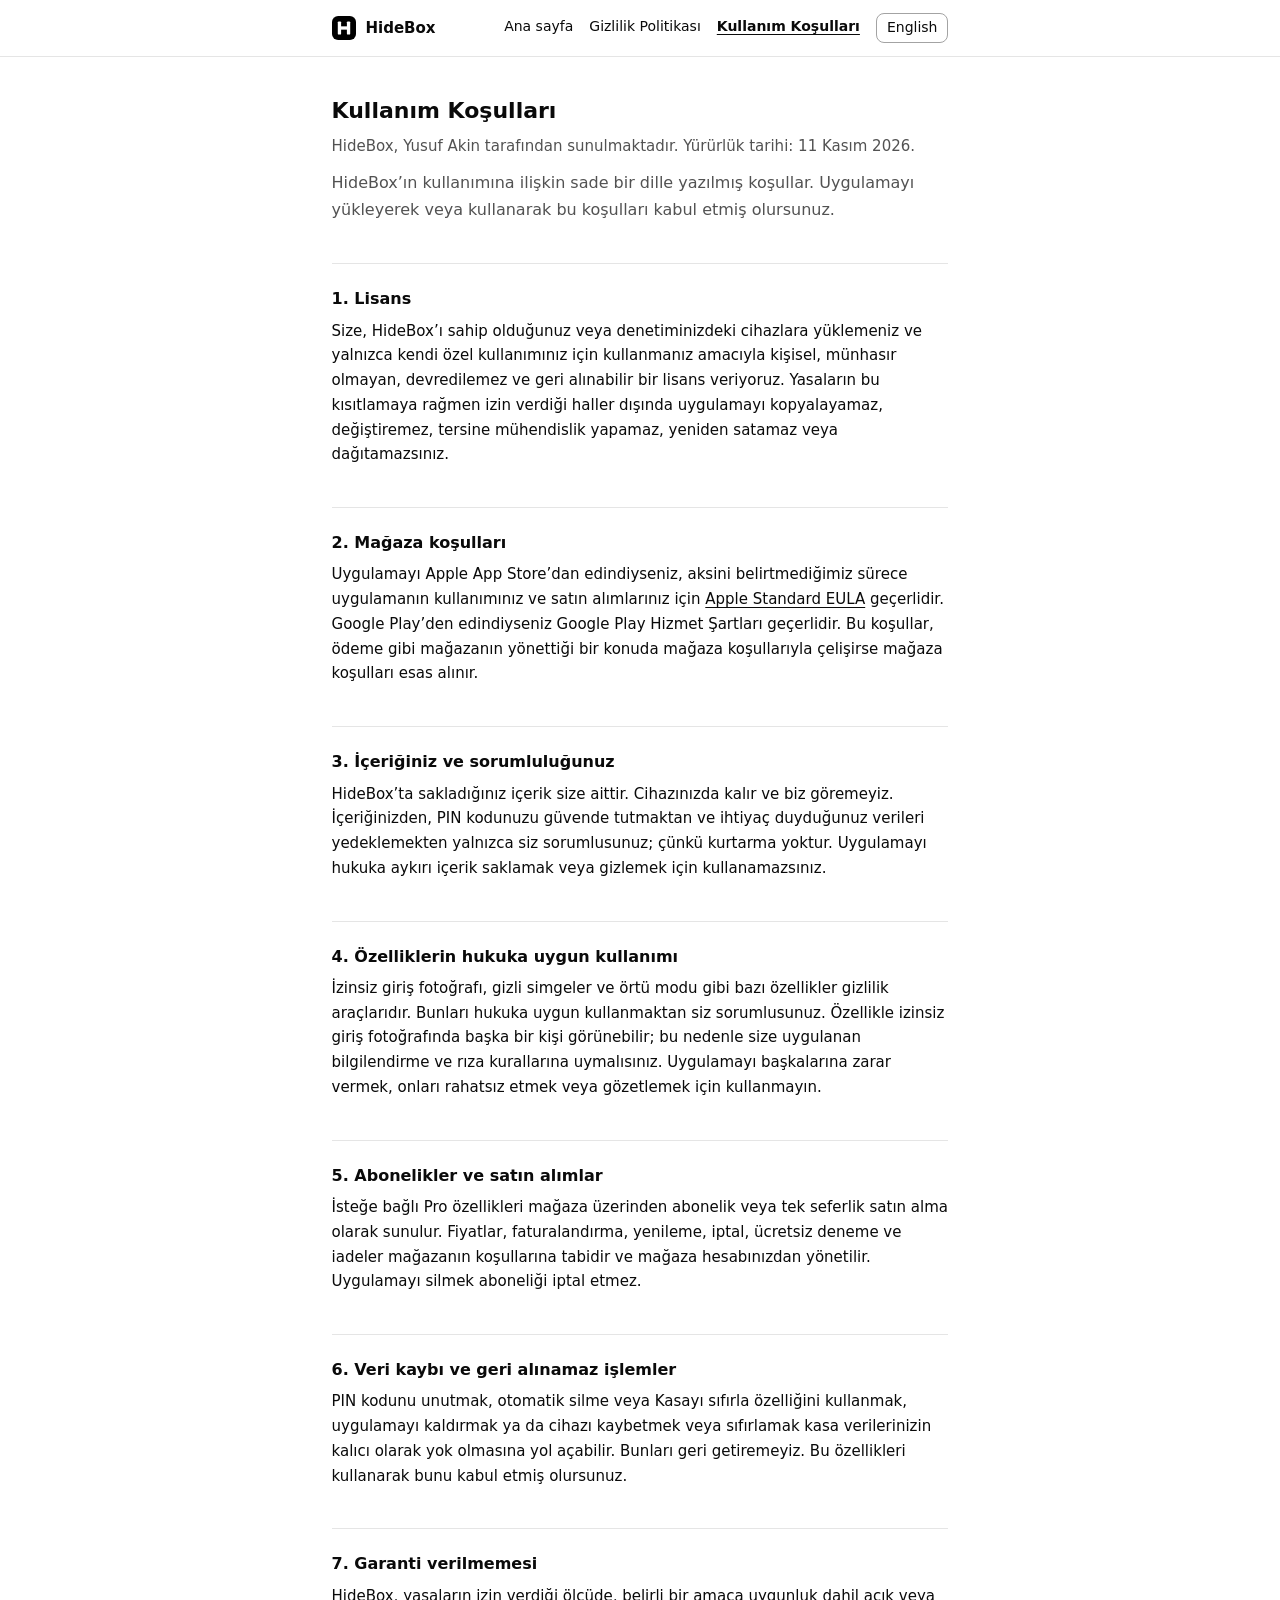
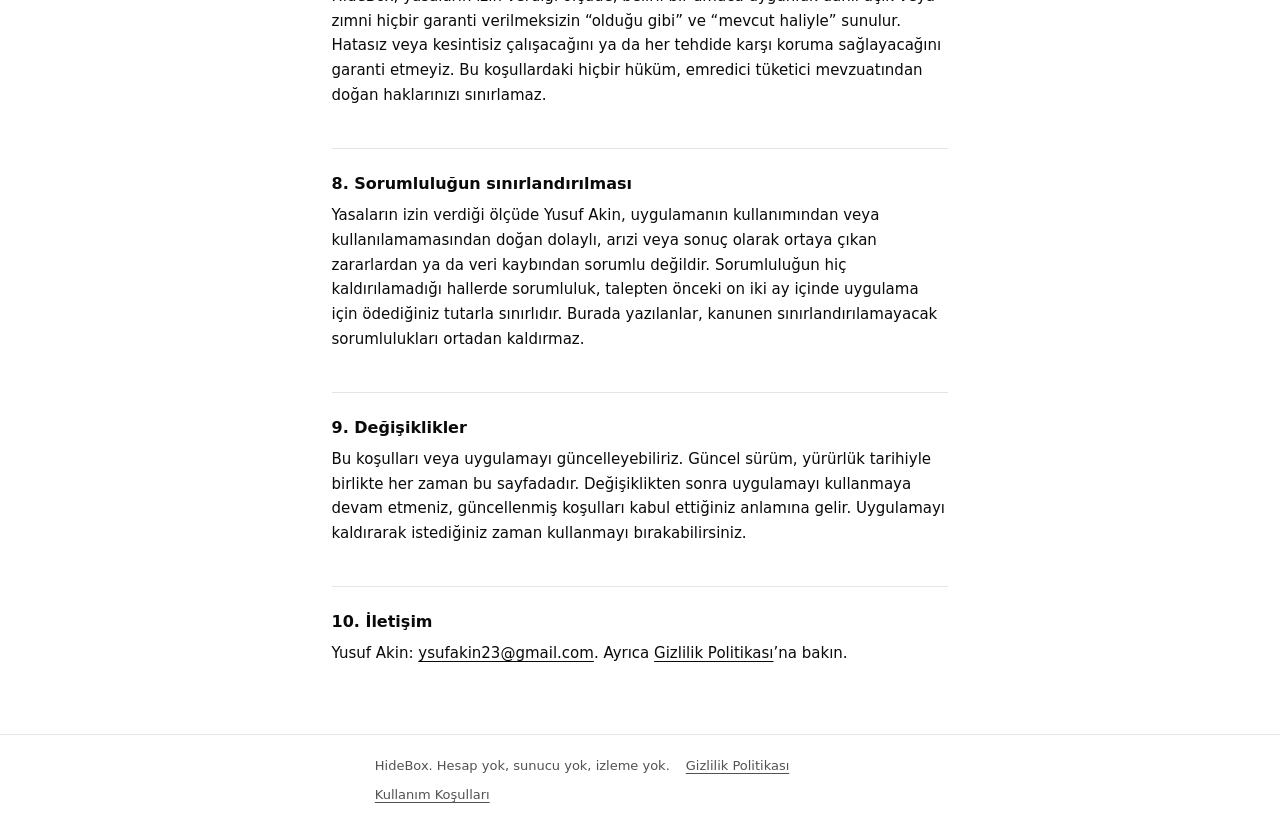
<file: terms/tr/index.html>
<!doctype html>
<html lang="tr">
<head>
<meta charset="utf-8">
<meta name="viewport" content="width=device-width, initial-scale=1">
<title>HideBox Kullanım Koşulları</title>
<meta name="description" content="HideBox kullanım koşulları: lisans, sorumluluklarınız, satın alımlar, garanti ve sorumluluk.">
<meta name="color-scheme" content="light dark">
<link rel="icon" type="image/svg+xml" href="../../assets/logo-mark-black.svg">
<link rel="stylesheet" href="../../assets/style.css">
</head>
<body>
<header class="top"><div class="wrap">
<a class="brand" href="../../tr/"><img class="logo-b" src="../../assets/logo-mark-black.svg" alt="" width="24" height="24"><img class="logo-w" src="../../assets/logo-mark-white.svg" alt="" width="24" height="24">HideBox</a>
<nav class="top" aria-label="Site"><a href="../../tr/">Ana sayfa</a><a href="../../privacy/tr/">Gizlilik Politikası</a><a href="../../terms/tr/" aria-current="page">Kullanım Koşulları</a><a class="lang" href="../../terms/" hreflang="en" lang="en" title="English">English</a></nav>
</div></header>
<main><div class="wrap">
<h1>Kullanım Koşulları</h1>
<p class="meta">HideBox, Yusuf Akin tarafından sunulmaktadır. Yürürlük tarihi: 11 Kasım 2026.</p>
<p class="lead">HideBox&rsquo;ın kullanımına ilişkin sade bir dille yazılmış koşullar. Uygulamayı yükleyerek veya kullanarak bu koşulları kabul etmiş olursunuz.</p>

<h2 id="licence">1. Lisans</h2>
<p>Size, HideBox&rsquo;ı sahip olduğunuz veya denetiminizdeki cihazlara yüklemeniz ve yalnızca kendi özel kullanımınız için kullanmanız amacıyla kişisel, münhasır olmayan, devredilemez ve geri alınabilir bir lisans veriyoruz. Yasaların bu kısıtlamaya rağmen izin verdiği haller dışında uygulamayı kopyalayamaz, değiştiremez, tersine mühendislik yapamaz, yeniden satamaz veya dağıtamazsınız.</p>

<h2 id="stores">2. Mağaza koşulları</h2>
<p>Uygulamayı Apple App Store&rsquo;dan edindiyseniz, aksini belirtmediğimiz sürece uygulamanın kullanımınız ve satın alımlarınız için <a href="https://www.apple.com/legal/internet-services/itunes/dev/stdeula/" rel="noopener">Apple Standard EULA</a> geçerlidir. Google Play&rsquo;den edindiyseniz Google Play Hizmet Şartları geçerlidir. Bu koşullar, ödeme gibi mağazanın yönettiği bir konuda mağaza koşullarıyla çelişirse mağaza koşulları esas alınır.</p>

<h2 id="content">3. İçeriğiniz ve sorumluluğunuz</h2>
<p>HideBox&rsquo;ta sakladığınız içerik size aittir. Cihazınızda kalır ve biz göremeyiz. İçeriğinizden, PIN kodunuzu güvende tutmaktan ve ihtiyaç duyduğunuz verileri yedeklemekten yalnızca siz sorumlusunuz; çünkü kurtarma yoktur. Uygulamayı hukuka aykırı içerik saklamak veya gizlemek için kullanamazsınız.</p>

<h2 id="lawful">4. Özelliklerin hukuka uygun kullanımı</h2>
<p>İzinsiz giriş fotoğrafı, gizli simgeler ve örtü modu gibi bazı özellikler gizlilik araçlarıdır. Bunları hukuka uygun kullanmaktan siz sorumlusunuz. Özellikle izinsiz giriş fotoğrafında başka bir kişi görünebilir; bu nedenle size uygulanan bilgilendirme ve rıza kurallarına uymalısınız. Uygulamayı başkalarına zarar vermek, onları rahatsız etmek veya gözetlemek için kullanmayın.</p>

<h2 id="purchases">5. Abonelikler ve satın alımlar</h2>
<p>İsteğe bağlı Pro özellikleri mağaza üzerinden abonelik veya tek seferlik satın alma olarak sunulur. Fiyatlar, faturalandırma, yenileme, iptal, ücretsiz deneme ve iadeler mağazanın koşullarına tabidir ve mağaza hesabınızdan yönetilir. Uygulamayı silmek aboneliği iptal etmez.</p>

<h2 id="data-loss">6. Veri kaybı ve geri alınamaz işlemler</h2>
<p>PIN kodunu unutmak, otomatik silme veya Kasayı sıfırla özelliğini kullanmak, uygulamayı kaldırmak ya da cihazı kaybetmek veya sıfırlamak kasa verilerinizin kalıcı olarak yok olmasına yol açabilir. Bunları geri getiremeyiz. Bu özellikleri kullanarak bunu kabul etmiş olursunuz.</p>

<h2 id="warranty">7. Garanti verilmemesi</h2>
<p>HideBox, yasaların izin verdiği ölçüde, belirli bir amaca uygunluk dahil açık veya zımni hiçbir garanti verilmeksizin &ldquo;olduğu gibi&rdquo; ve &ldquo;mevcut haliyle&rdquo; sunulur. Hatasız veya kesintisiz çalışacağını ya da her tehdide karşı koruma sağlayacağını garanti etmeyiz. Bu koşullardaki hiçbir hüküm, emredici tüketici mevzuatından doğan haklarınızı sınırlamaz.</p>

<h2 id="liability">8. Sorumluluğun sınırlandırılması</h2>
<p>Yasaların izin verdiği ölçüde Yusuf Akin, uygulamanın kullanımından veya kullanılamamasından doğan dolaylı, arızi veya sonuç olarak ortaya çıkan zararlardan ya da veri kaybından sorumlu değildir. Sorumluluğun hiç kaldırılamadığı hallerde sorumluluk, talepten önceki on iki ay içinde uygulama için ödediğiniz tutarla sınırlıdır. Burada yazılanlar, kanunen sınırlandırılamayacak sorumlulukları ortadan kaldırmaz.</p>

<h2 id="changes">9. Değişiklikler</h2>
<p>Bu koşulları veya uygulamayı güncelleyebiliriz. Güncel sürüm, yürürlük tarihiyle birlikte her zaman bu sayfadadır. Değişiklikten sonra uygulamayı kullanmaya devam etmeniz, güncellenmiş koşulları kabul ettiğiniz anlamına gelir. Uygulamayı kaldırarak istediğiniz zaman kullanmayı bırakabilirsiniz.</p>

<h2 id="contact">10. İletişim</h2>
<p>Yusuf Akin: <a href="mailto:ysufakin23@gmail.com">ysufakin23@gmail.com</a>. Ayrıca <a href="../../privacy/tr/">Gizlilik Politikası</a>&rsquo;na bakın.</p>

</div></main>
<footer><div class="wrap"><span>HideBox. Hesap yok, sunucu yok, izleme yok.</span><a href="../../privacy/tr/">Gizlilik Politikası</a> <a href="../../terms/tr/">Kullanım Koşulları</a></div></footer>
</body>
</html>
</file>
<file: assets/style.css>
:root{--bg:#fff;--fg:#0a0a0a;--fg2:#525252;--line:#e5e5e5;--line2:#a3a3a3;--hi:#f5f5f5;color-scheme:light dark}
@media (prefers-color-scheme:dark){:root{--bg:#000;--fg:#f5f5f5;--fg2:#a3a3a3;--line:#262626;--line2:#737373;--hi:#141414}}
*{box-sizing:border-box}
html{-webkit-text-size-adjust:100%}
body{margin:0;background:var(--bg);color:var(--fg);font:15px/1.65 system-ui,-apple-system,"Segoe UI",Roboto,"Helvetica Neue",Arial,sans-serif;letter-spacing:0}
.wrap{max-width:68ch;margin:0 auto;padding:0 16px}
header.top{border-bottom:1px solid var(--line)}
header.top .wrap{display:flex;align-items:center;justify-content:space-between;gap:12px;min-height:56px}
.brand{display:flex;align-items:center;gap:10px;font-weight:600;color:var(--fg);text-decoration:none}
.brand img{width:24px;height:24px;display:block}
.logo-w{display:none!important}
@media (prefers-color-scheme:dark){.logo-b{display:none!important}.logo-w{display:block!important}}
nav.top{display:flex;flex-wrap:wrap;gap:4px 16px;font-size:14px}
a{color:var(--fg);text-decoration:underline;text-underline-offset:3px;text-decoration-thickness:1px}
a:hover{text-decoration-thickness:2px}
a:focus-visible{outline:2px solid var(--fg);outline-offset:3px;border-radius:2px}
nav.top a{display:inline-block;padding:12px 0;text-decoration:none}
nav.top a[aria-current="page"]{font-weight:600;text-decoration:underline}
nav.top a.lang{border:1px solid var(--line2);padding:2px 10px;margin:10px 0;border-radius:8px}
main{padding:40px 0 56px}
h1{font-size:22px;line-height:1.3;font-weight:600;margin:0 0 8px}
h2{font-size:16px;line-height:1.4;font-weight:600;margin:40px 0 8px;padding-top:24px;border-top:1px solid var(--line)}
h3{font-size:15px;font-weight:600;margin:24px 0 4px}
p,ul,ol{margin:0 0 12px}
ul,ol{padding-inline-start:20px}
li{margin-bottom:6px}
.meta,.lead{color:var(--fg2)}
.lead{font-size:16px;margin-bottom:8px}
details{border-top:1px solid var(--line);padding:0}
details:last-of-type{border-bottom:1px solid var(--line)}
summary{cursor:pointer;font-weight:600;padding:14px 0;min-height:48px;list-style-position:outside}
summary:focus-visible{outline:2px solid var(--fg);outline-offset:2px}
details>*:not(summary){margin-left:0}
details p:last-child{margin-bottom:16px}
.note{border:1px solid var(--line2);border-radius:8px;padding:12px 14px;margin:16px 0}
footer{border-top:1px solid var(--line);color:var(--fg2);font-size:13px}
footer .wrap{padding-top:20px;padding-bottom:32px;display:flex;flex-wrap:wrap;gap:8px 16px}
footer a{color:var(--fg2)}
</file>
